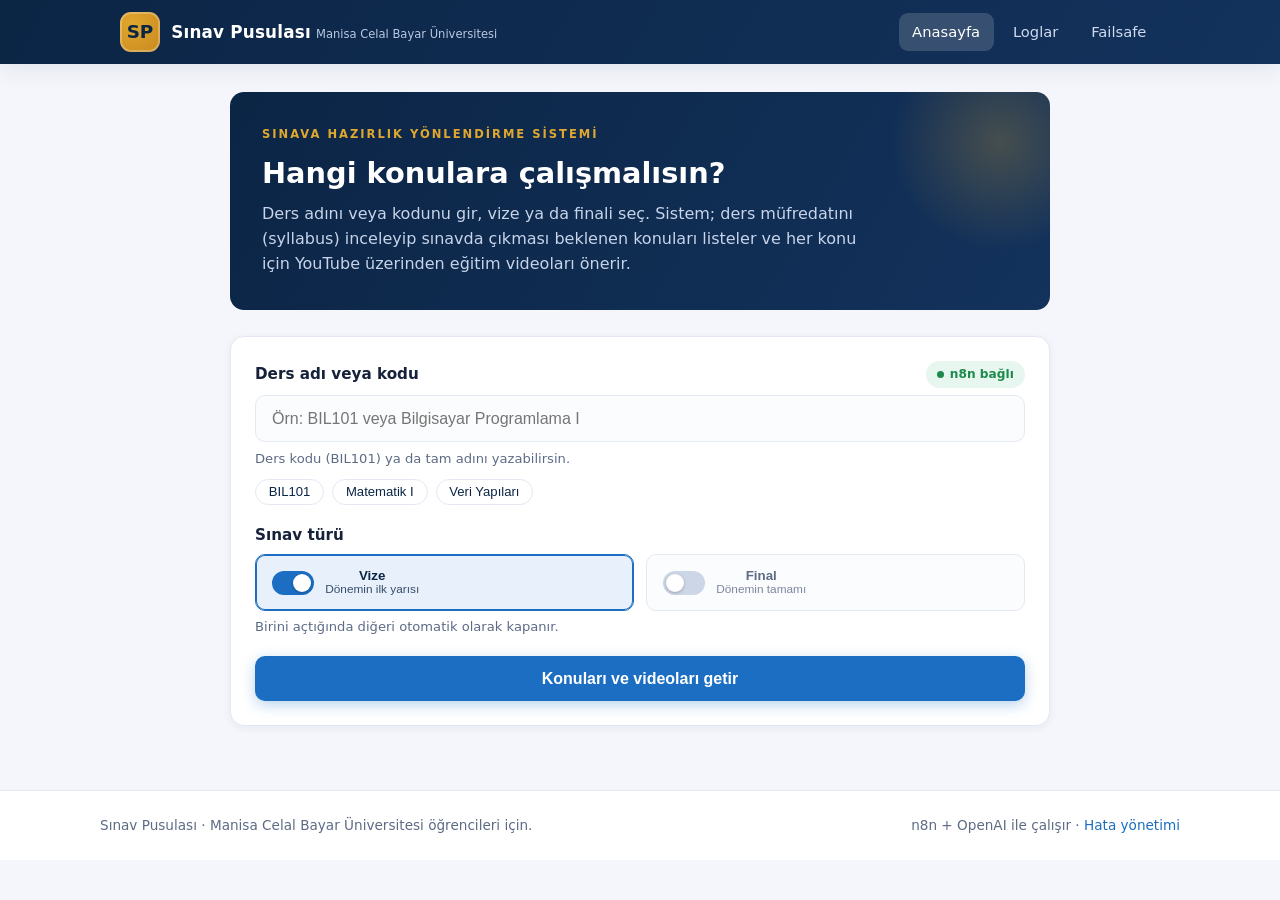
<file: index.html>
<!DOCTYPE html>
<html lang="tr">
<head>
  <meta charset="UTF-8" />
  <meta name="viewport" content="width=device-width, initial-scale=1.0" />
  <title>Sınav Pusulası · MCBÜ Sınava Hazırlık</title>
  <meta name="description" content="Manisa Celal Bayar Üniversitesi öğrencileri için ders bazlı vize/final konu ve eğitim videosu yönlendirme sistemi." />
  <link rel="preconnect" href="https://i.ytimg.com" />
  <link rel="stylesheet" href="css/style.css" />
</head>
<body>
  <!-- ======================= HEADER ======================= -->
  <header class="site-header">
    <nav class="nav">
      <a class="brand" href="index.html">
        <span class="brand-logo">SP</span>
        <span class="brand-text">
          <span class="brand-name">Sınav Pusulası</span>
          <span class="brand-sub">Manisa Celal Bayar Üniversitesi</span>
        </span>
      </a>
      <span class="nav-spacer"></span>
      <button class="nav-toggle" data-nav-toggle aria-label="Menü" aria-expanded="false">☰</button>
      <div class="nav-menu" data-nav-menu>
        <a class="nav-link" data-nav="index.html" href="index.html">Anasayfa</a>
        <a class="nav-link" data-nav="loglar.html" href="loglar.html">Loglar</a>
        <a class="nav-link" data-nav="failsafe.html" href="failsafe.html">Failsafe</a>
      </div>
    </nav>
  </header>

  <!-- ======================= MAIN ======================= -->
  <main class="page page--narrow">
    <section class="hero">
      <div class="eyebrow">Sınava Hazırlık Yönlendirme Sistemi</div>
      <h1>Hangi konulara çalışmalısın?</h1>
      <p>
        Ders adını veya kodunu gir, vize ya da finali seç. Sistem; ders müfredatını (syllabus)
        inceleyip sınavda çıkması beklenen konuları listeler ve her konu için YouTube üzerinden
        eğitim videoları önerir.
      </p>
    </section>

    <section class="card">
      <form id="query-form" novalidate>
        <!-- Ders adı / kodu -->
        <div class="field">
          <label class="field-label" for="course-input">
            <span>Ders adı veya kodu</span>
            <span id="mode-badge" class="badge"></span>
          </label>
          <input
            class="input" id="course-input" name="course" type="text" autocomplete="off"
            placeholder="Örn: BIL101 veya Bilgisayar Programlama I" />
          <div class="hint">Ders kodu (BIL101) ya da tam adını yazabilirsin.</div>
          <div class="examples" id="examples">
            <button type="button" class="chip">BIL101</button>
            <button type="button" class="chip">Matematik I</button>
            <button type="button" class="chip">Veri Yapıları</button>
          </div>
        </div>

        <!-- Vize / Final toggle -->
        <div class="field">
          <label class="field-label"><span>Sınav türü</span></label>
          <div class="toggle-group" role="group" aria-label="Sınav türü seçimi">
            <button type="button" class="exam-toggle is-on" id="toggle-vize" aria-pressed="true">
              <span class="switch" aria-hidden="true"></span>
              <span class="toggle-meta"><span>Vize</span><small>Dönemin ilk yarısı</small></span>
            </button>
            <button type="button" class="exam-toggle" id="toggle-final" aria-pressed="false">
              <span class="switch" aria-hidden="true"></span>
              <span class="toggle-meta"><span>Final</span><small>Dönemin tamamı</small></span>
            </button>
          </div>
          <div class="hint">Birini açtığında diğeri otomatik olarak kapanır.</div>
        </div>

        <button type="submit" class="btn btn--primary btn--block" id="submit-btn">
          <span class="btn-label">Konuları ve videoları getir</span>
        </button>
      </form>

      <div id="status-box" class="status" hidden></div>
    </section>

    <!-- Sonuçlar -->
    <section id="results" class="results" hidden></section>
  </main>

  <!-- ======================= FOOTER ======================= -->
  <footer class="site-footer">
    <div class="footer-inner">
      <span>Sınav Pusulası · Manisa Celal Bayar Üniversitesi öğrencileri için.</span>
      <span>n8n + OpenAI ile çalışır · <a href="failsafe.html">Hata yönetimi</a></span>
    </div>
  </footer>

  <script src="js/config.js"></script>
  <script src="js/common.js"></script>
  <script src="js/demo-data.js"></script>
  <script src="js/app.js"></script>
  <script>
    // Örnek "chip" tıklamaları input'u doldursun
    document.getElementById("examples").addEventListener("click", (e) => {
      if (e.target.classList.contains("chip")) {
        const inp = document.getElementById("course-input");
        inp.value = e.target.textContent;
        inp.focus();
      }
    });
  </script>
</body>
</html>
</file>
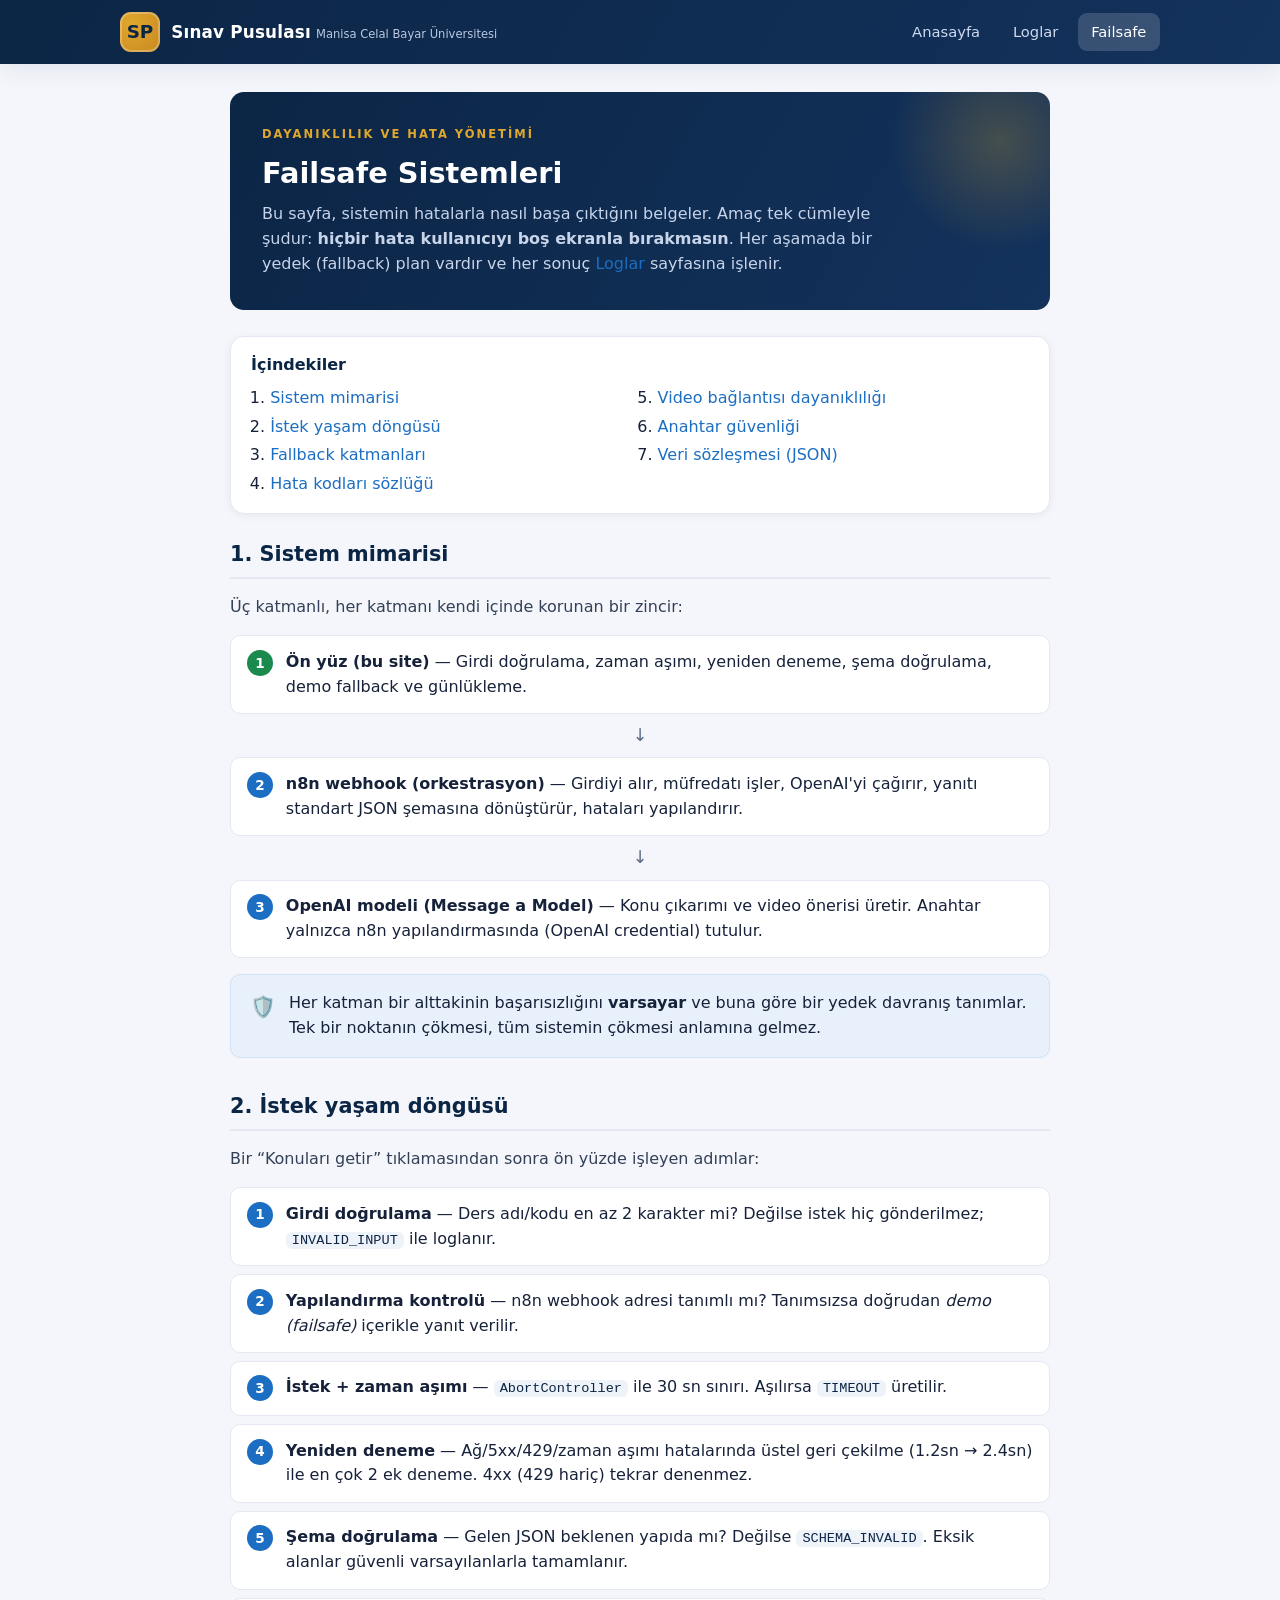
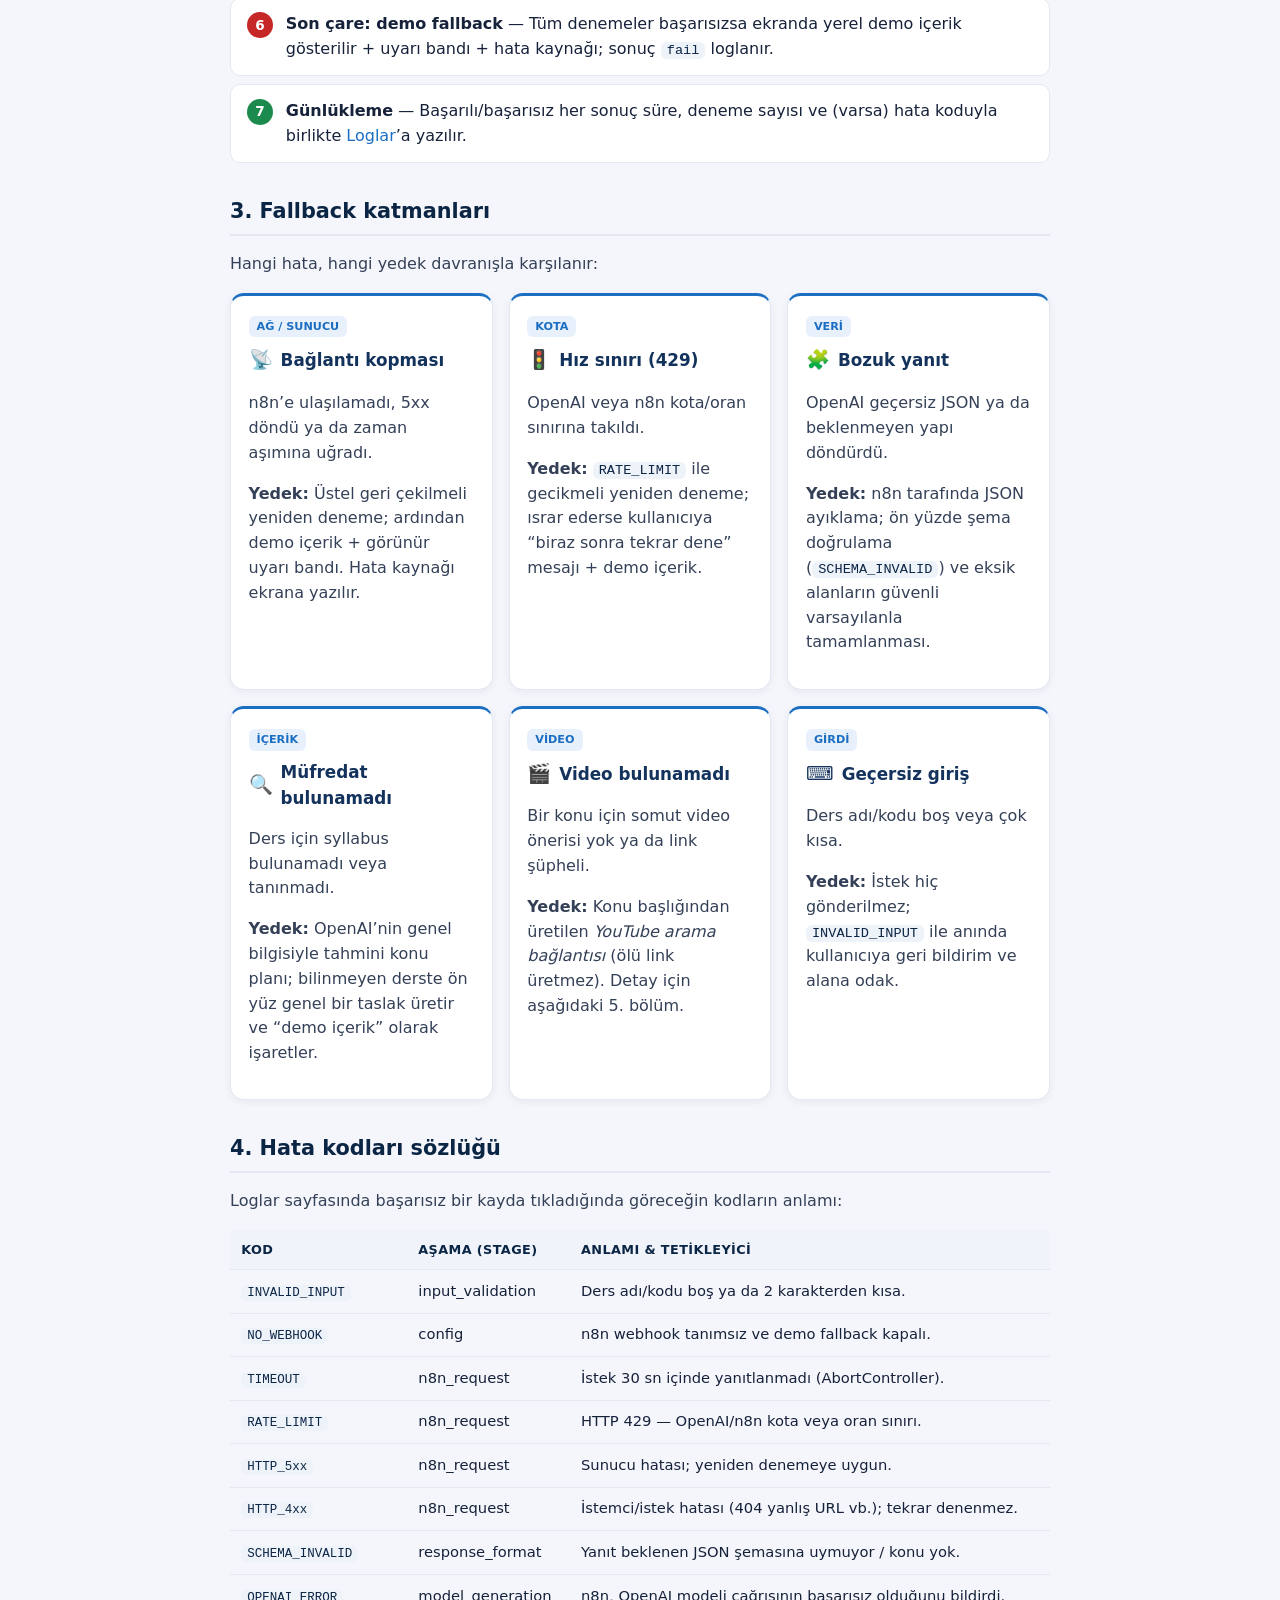
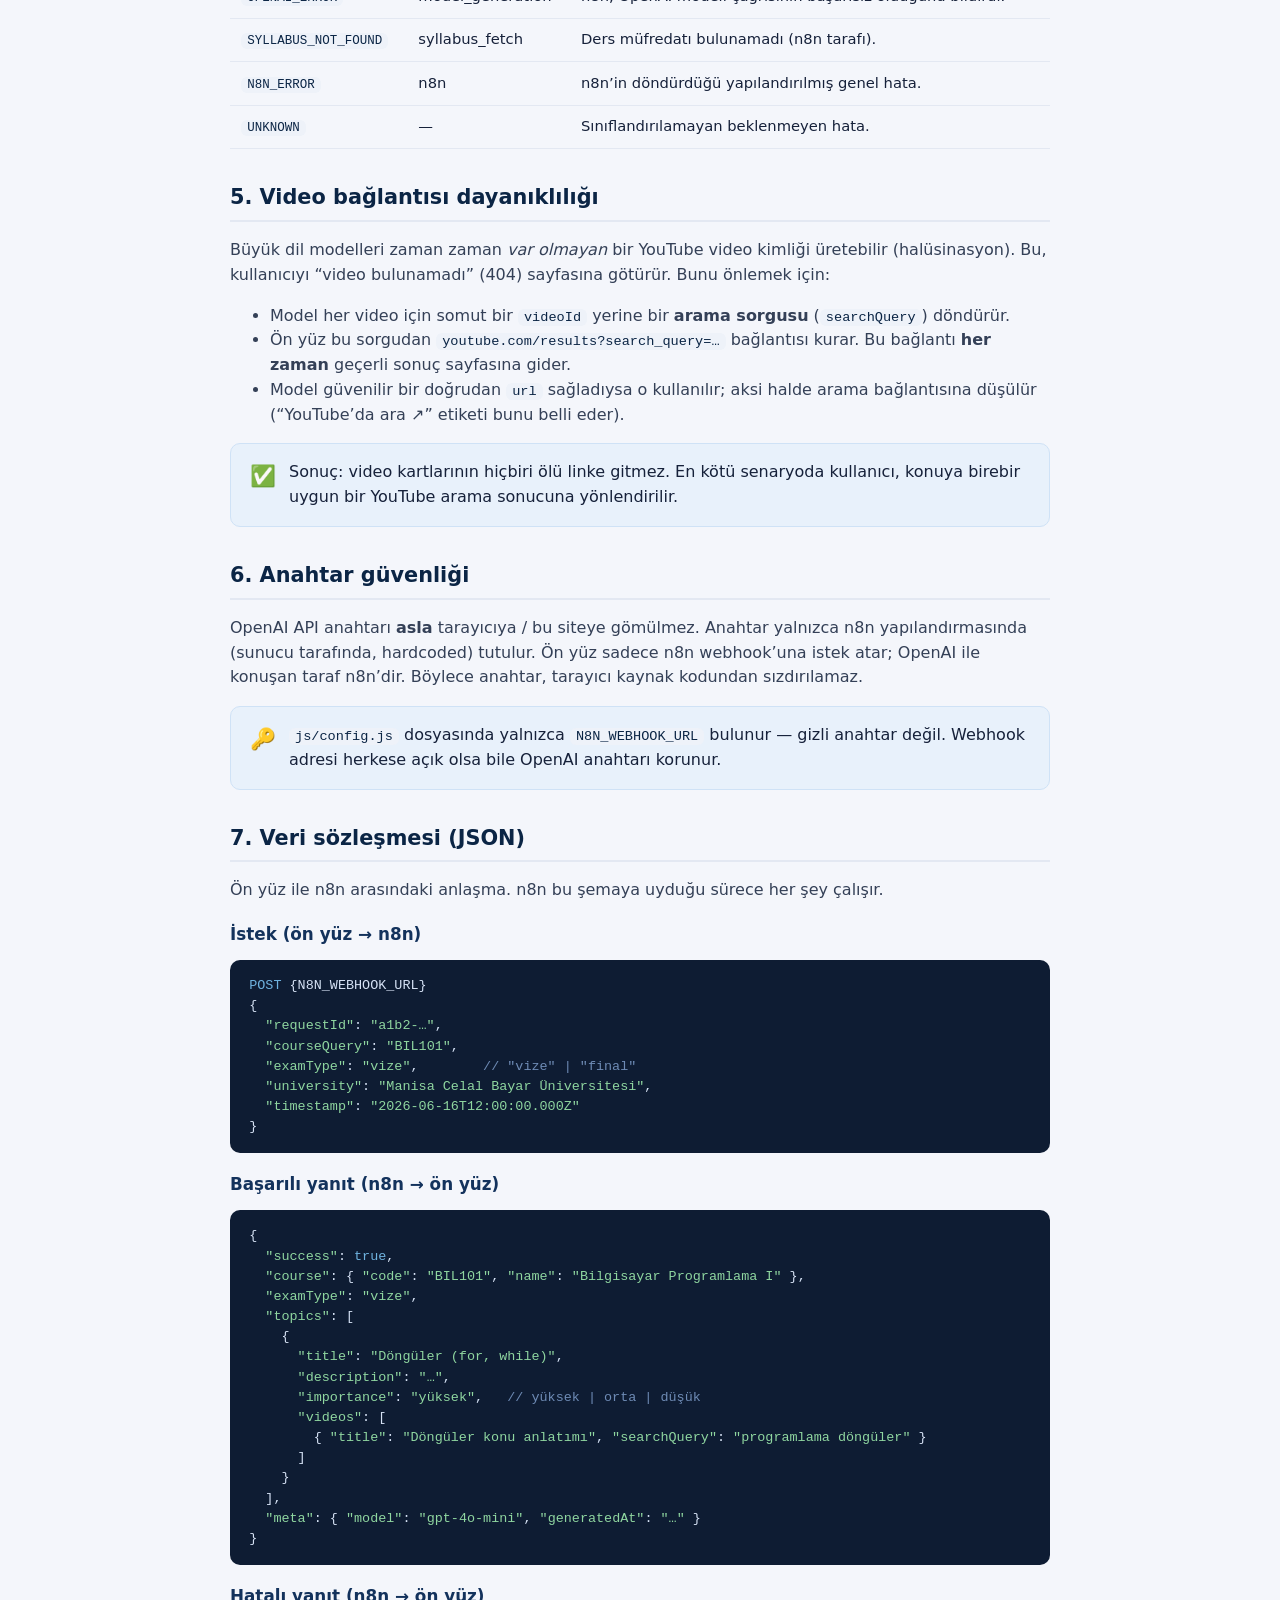
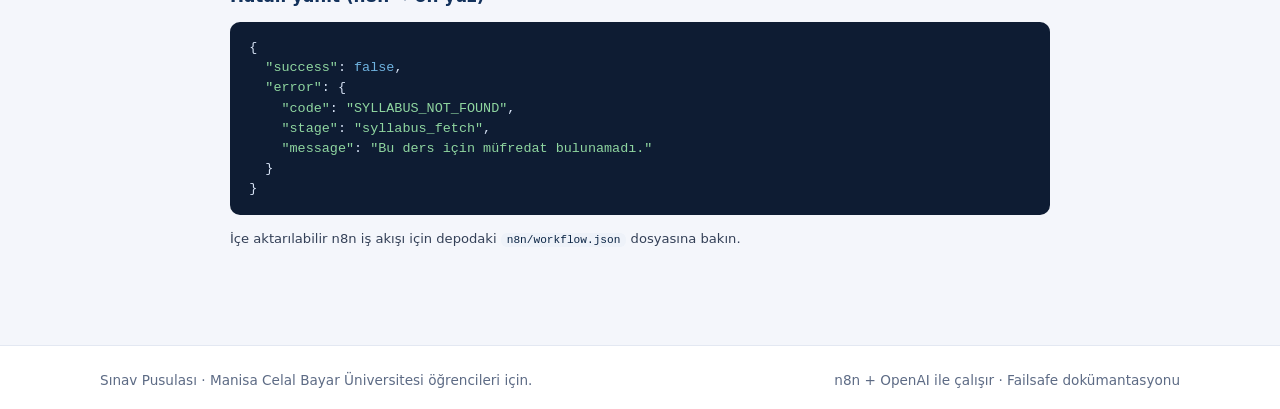
<file: failsafe.html>
<!DOCTYPE html>
<html lang="tr">
<head>
  <meta charset="UTF-8" />
  <meta name="viewport" content="width=device-width, initial-scale=1.0" />
  <title>Failsafe · Hata Yönetimi · Sınav Pusulası</title>
  <meta name="description" content="Sistemin hatalarla nasıl başa çıktığı: fallback sistemleri, hata kodları ve dayanıklılık akışı." />
  <link rel="stylesheet" href="css/style.css" />
</head>
<body>
  <header class="site-header">
    <nav class="nav">
      <a class="brand" href="index.html">
        <span class="brand-logo">SP</span>
        <span class="brand-text">
          <span class="brand-name">Sınav Pusulası</span>
          <span class="brand-sub">Manisa Celal Bayar Üniversitesi</span>
        </span>
      </a>
      <span class="nav-spacer"></span>
      <button class="nav-toggle" data-nav-toggle aria-label="Menü" aria-expanded="false">☰</button>
      <div class="nav-menu" data-nav-menu>
        <a class="nav-link" data-nav="index.html" href="index.html">Anasayfa</a>
        <a class="nav-link" data-nav="loglar.html" href="loglar.html">Loglar</a>
        <a class="nav-link" data-nav="failsafe.html" href="failsafe.html">Failsafe</a>
      </div>
    </nav>
  </header>

  <main class="page page--narrow">
    <section class="hero">
      <div class="eyebrow">Dayanıklılık ve Hata Yönetimi</div>
      <h1>Failsafe Sistemleri</h1>
      <p>
        Bu sayfa, sistemin hatalarla nasıl başa çıktığını belgeler. Amaç tek cümleyle şudur:
        <strong>hiçbir hata kullanıcıyı boş ekranla bırakmasın</strong>. Her aşamada bir yedek
        (fallback) plan vardır ve her sonuç <a href="loglar.html">Loglar</a> sayfasına işlenir.
      </p>
    </section>

    <nav class="toc" aria-label="İçindekiler">
      <strong>İçindekiler</strong>
      <ol>
        <li><a href="#mimari">Sistem mimarisi</a></li>
        <li><a href="#akis">İstek yaşam döngüsü</a></li>
        <li><a href="#katmanlar">Fallback katmanları</a></li>
        <li><a href="#kodlar">Hata kodları sözlüğü</a></li>
        <li><a href="#video">Video bağlantısı dayanıklılığı</a></li>
        <li><a href="#gizlilik">Anahtar güvenliği</a></li>
        <li><a href="#sozlesme">Veri sözleşmesi (JSON)</a></li>
      </ol>
    </nav>

    <!-- ============ MİMARİ ============ -->
    <section class="doc-section" id="mimari">
      <h2>1. Sistem mimarisi</h2>
      <p>Üç katmanlı, her katmanı kendi içinde korunan bir zincir:</p>
      <div class="flow">
        <div class="flow-step is-ok"><span class="flow-num">1</span>
          <div><strong>Ön yüz (bu site)</strong> — Girdi doğrulama, zaman aşımı, yeniden deneme,
          şema doğrulama, demo fallback ve günlükleme.</div></div>
        <div class="flow-arrow">↓</div>
        <div class="flow-step"><span class="flow-num">2</span>
          <div><strong>n8n webhook (orkestrasyon)</strong> — Girdiyi alır, müfredatı işler,
          OpenAI'yi çağırır, yanıtı standart JSON şemasına dönüştürür, hataları yapılandırır.</div></div>
        <div class="flow-arrow">↓</div>
        <div class="flow-step"><span class="flow-num">3</span>
          <div><strong>OpenAI modeli (Message a Model)</strong> — Konu çıkarımı ve video
          önerisi üretir. Anahtar yalnızca n8n yapılandırmasında (OpenAI credential) tutulur.</div></div>
      </div>
      <div class="callout">
        <span class="ic">🛡️</span>
        <div>Her katman bir alttakinin başarısızlığını <strong>varsayar</strong> ve buna göre bir
        yedek davranış tanımlar. Tek bir noktanın çökmesi, tüm sistemin çökmesi anlamına gelmez.</div>
      </div>
    </section>

    <!-- ============ AKIŞ ============ -->
    <section class="doc-section" id="akis">
      <h2>2. İstek yaşam döngüsü</h2>
      <p>Bir “Konuları getir” tıklamasından sonra ön yüzde işleyen adımlar:</p>
      <div class="flow">
        <div class="flow-step"><span class="flow-num">1</span><div>
          <strong>Girdi doğrulama</strong> — Ders adı/kodu en az 2 karakter mi?
          Değilse istek hiç gönderilmez; <code>INVALID_INPUT</code> ile loglanır.</div></div>
        <div class="flow-step"><span class="flow-num">2</span><div>
          <strong>Yapılandırma kontrolü</strong> — n8n webhook adresi tanımlı mı?
          Tanımsızsa doğrudan <em>demo (failsafe)</em> içerikle yanıt verilir.</div></div>
        <div class="flow-step"><span class="flow-num">3</span><div>
          <strong>İstek + zaman aşımı</strong> — <code>AbortController</code> ile 30 sn sınırı.
          Aşılırsa <code>TIMEOUT</code> üretilir.</div></div>
        <div class="flow-step"><span class="flow-num">4</span><div>
          <strong>Yeniden deneme</strong> — Ağ/5xx/429/zaman aşımı hatalarında üstel geri çekilme
          (1.2sn → 2.4sn) ile en çok 2 ek deneme. 4xx (429 hariç) tekrar denenmez.</div></div>
        <div class="flow-step"><span class="flow-num">5</span><div>
          <strong>Şema doğrulama</strong> — Gelen JSON beklenen yapıda mı? Değilse
          <code>SCHEMA_INVALID</code>. Eksik alanlar güvenli varsayılanlarla tamamlanır.</div></div>
        <div class="flow-step is-fail"><span class="flow-num">6</span><div>
          <strong>Son çare: demo fallback</strong> — Tüm denemeler başarısızsa ekranda
          yerel demo içerik gösterilir + uyarı bandı + hata kaynağı; sonuç <code>fail</code> loglanır.</div></div>
        <div class="flow-step is-ok"><span class="flow-num">7</span><div>
          <strong>Günlükleme</strong> — Başarılı/başarısız her sonuç süre, deneme sayısı ve
          (varsa) hata koduyla birlikte <a href="loglar.html">Loglar</a>’a yazılır.</div></div>
      </div>
    </section>

    <!-- ============ KATMANLAR ============ -->
    <section class="doc-section" id="katmanlar">
      <h2>3. Fallback katmanları</h2>
      <p>Hangi hata, hangi yedek davranışla karşılanır:</p>
      <div class="fallback-grid">
        <div class="fallback-item">
          <span class="label">AĞ / SUNUCU</span>
          <h3><span class="fail-icon">📡</span> Bağlantı kopması</h3>
          <p>n8n’e ulaşılamadı, 5xx döndü ya da zaman aşımına uğradı.</p>
          <p><strong>Yedek:</strong> Üstel geri çekilmeli yeniden deneme; ardından demo içerik +
          görünür uyarı bandı. Hata kaynağı ekrana yazılır.</p>
        </div>
        <div class="fallback-item">
          <span class="label">KOTA</span>
          <h3><span class="fail-icon">🚦</span> Hız sınırı (429)</h3>
          <p>OpenAI veya n8n kota/oran sınırına takıldı.</p>
          <p><strong>Yedek:</strong> <code>RATE_LIMIT</code> ile gecikmeli yeniden deneme; ısrar
          ederse kullanıcıya “biraz sonra tekrar dene” mesajı + demo içerik.</p>
        </div>
        <div class="fallback-item">
          <span class="label">VERİ</span>
          <h3><span class="fail-icon">🧩</span> Bozuk yanıt</h3>
          <p>OpenAI geçersiz JSON ya da beklenmeyen yapı döndürdü.</p>
          <p><strong>Yedek:</strong> n8n tarafında JSON ayıklama; ön yüzde şema doğrulama
          (<code>SCHEMA_INVALID</code>) ve eksik alanların güvenli varsayılanla tamamlanması.</p>
        </div>
        <div class="fallback-item">
          <span class="label">İÇERİK</span>
          <h3><span class="fail-icon">🔍</span> Müfredat bulunamadı</h3>
          <p>Ders için syllabus bulunamadı veya tanınmadı.</p>
          <p><strong>Yedek:</strong> OpenAI’nin genel bilgisiyle tahmini konu planı; bilinmeyen
          derste ön yüz genel bir taslak üretir ve “demo içerik” olarak işaretler.</p>
        </div>
        <div class="fallback-item">
          <span class="label">VİDEO</span>
          <h3><span class="fail-icon">🎬</span> Video bulunamadı</h3>
          <p>Bir konu için somut video önerisi yok ya da link şüpheli.</p>
          <p><strong>Yedek:</strong> Konu başlığından üretilen <em>YouTube arama bağlantısı</em>
          (ölü link üretmez). Detay için aşağıdaki 5. bölüm.</p>
        </div>
        <div class="fallback-item">
          <span class="label">GİRDİ</span>
          <h3><span class="fail-icon">⌨️</span> Geçersiz giriş</h3>
          <p>Ders adı/kodu boş veya çok kısa.</p>
          <p><strong>Yedek:</strong> İstek hiç gönderilmez; <code>INVALID_INPUT</code> ile anında
          kullanıcıya geri bildirim ve alana odak.</p>
        </div>
      </div>
    </section>

    <!-- ============ HATA KODLARI ============ -->
    <section class="doc-section" id="kodlar">
      <h2>4. Hata kodları sözlüğü</h2>
      <p>Loglar sayfasında başarısız bir kayda tıkladığında göreceğin kodların anlamı:</p>
      <table class="tbl">
        <thead><tr><th>Kod</th><th>Aşama (stage)</th><th>Anlamı &amp; tetikleyici</th></tr></thead>
        <tbody>
          <tr><td><code>INVALID_INPUT</code></td><td>input_validation</td><td>Ders adı/kodu boş ya da 2 karakterden kısa.</td></tr>
          <tr><td><code>NO_WEBHOOK</code></td><td>config</td><td>n8n webhook tanımsız ve demo fallback kapalı.</td></tr>
          <tr><td><code>TIMEOUT</code></td><td>n8n_request</td><td>İstek 30 sn içinde yanıtlanmadı (AbortController).</td></tr>
          <tr><td><code>RATE_LIMIT</code></td><td>n8n_request</td><td>HTTP 429 — OpenAI/n8n kota veya oran sınırı.</td></tr>
          <tr><td><code>HTTP_5xx</code></td><td>n8n_request</td><td>Sunucu hatası; yeniden denemeye uygun.</td></tr>
          <tr><td><code>HTTP_4xx</code></td><td>n8n_request</td><td>İstemci/istek hatası (404 yanlış URL vb.); tekrar denenmez.</td></tr>
          <tr><td><code>SCHEMA_INVALID</code></td><td>response_format</td><td>Yanıt beklenen JSON şemasına uymuyor / konu yok.</td></tr>
          <tr><td><code>OPENAI_ERROR</code></td><td>model_generation</td><td>n8n, OpenAI modeli çağrısının başarısız olduğunu bildirdi.</td></tr>
          <tr><td><code>SYLLABUS_NOT_FOUND</code></td><td>syllabus_fetch</td><td>Ders müfredatı bulunamadı (n8n tarafı).</td></tr>
          <tr><td><code>N8N_ERROR</code></td><td>n8n</td><td>n8n’in döndürdüğü yapılandırılmış genel hata.</td></tr>
          <tr><td><code>UNKNOWN</code></td><td>—</td><td>Sınıflandırılamayan beklenmeyen hata.</td></tr>
        </tbody>
      </table>
    </section>

    <!-- ============ VİDEO ============ -->
    <section class="doc-section" id="video">
      <h2>5. Video bağlantısı dayanıklılığı</h2>
      <p>
        Büyük dil modelleri zaman zaman <em>var olmayan</em> bir YouTube video kimliği üretebilir
        (halüsinasyon). Bu, kullanıcıyı “video bulunamadı” (404) sayfasına götürür. Bunu önlemek için:
      </p>
      <ul>
        <li>Model her video için somut bir <code>videoId</code> yerine bir <strong>arama sorgusu</strong>
          (<code>searchQuery</code>) döndürür.</li>
        <li>Ön yüz bu sorgudan <code>youtube.com/results?search_query=…</code> bağlantısı kurar.
          Bu bağlantı <strong>her zaman</strong> geçerli sonuç sayfasına gider.</li>
        <li>Model güvenilir bir doğrudan <code>url</code> sağladıysa o kullanılır; aksi halde
          arama bağlantısına düşülür (“YouTube’da ara ↗” etiketi bunu belli eder).</li>
      </ul>
      <div class="callout"><span class="ic">✅</span>
        <div>Sonuç: video kartlarının hiçbiri ölü linke gitmez. En kötü senaryoda kullanıcı,
        konuya birebir uygun bir YouTube arama sonucuna yönlendirilir.</div>
      </div>
    </section>

    <!-- ============ GİZLİLİK ============ -->
    <section class="doc-section" id="gizlilik">
      <h2>6. Anahtar güvenliği</h2>
      <p>
        OpenAI API anahtarı <strong>asla</strong> tarayıcıya / bu siteye gömülmez. Anahtar yalnızca
        n8n yapılandırmasında (sunucu tarafında, hardcoded) tutulur. Ön yüz sadece n8n webhook’una
        istek atar; OpenAI ile konuşan taraf n8n’dir. Böylece anahtar, tarayıcı kaynak kodundan
        sızdırılamaz.
      </p>
      <div class="callout"><span class="ic">🔑</span>
        <div><code>js/config.js</code> dosyasında yalnızca <code>N8N_WEBHOOK_URL</code> bulunur —
        gizli anahtar değil. Webhook adresi herkese açık olsa bile OpenAI anahtarı korunur.</div>
      </div>
    </section>

    <!-- ============ SÖZLEŞME ============ -->
    <section class="doc-section" id="sozlesme">
      <h2>7. Veri sözleşmesi (JSON)</h2>
      <p>Ön yüz ile n8n arasındaki anlaşma. n8n bu şemaya uyduğu sürece her şey çalışır.</p>

      <h3>İstek (ön yüz → n8n)</h3>
      <pre class="code"><span class="k">POST</span> {N8N_WEBHOOK_URL}
{
  <span class="s">"requestId"</span>: <span class="s">"a1b2-…"</span>,
  <span class="s">"courseQuery"</span>: <span class="s">"BIL101"</span>,
  <span class="s">"examType"</span>: <span class="s">"vize"</span>,        <span class="c">// "vize" | "final"</span>
  <span class="s">"university"</span>: <span class="s">"Manisa Celal Bayar Üniversitesi"</span>,
  <span class="s">"timestamp"</span>: <span class="s">"2026-06-16T12:00:00.000Z"</span>
}</pre>

      <h3>Başarılı yanıt (n8n → ön yüz)</h3>
      <pre class="code">{
  <span class="s">"success"</span>: <span class="k">true</span>,
  <span class="s">"course"</span>: { <span class="s">"code"</span>: <span class="s">"BIL101"</span>, <span class="s">"name"</span>: <span class="s">"Bilgisayar Programlama I"</span> },
  <span class="s">"examType"</span>: <span class="s">"vize"</span>,
  <span class="s">"topics"</span>: [
    {
      <span class="s">"title"</span>: <span class="s">"Döngüler (for, while)"</span>,
      <span class="s">"description"</span>: <span class="s">"…"</span>,
      <span class="s">"importance"</span>: <span class="s">"yüksek"</span>,   <span class="c">// yüksek | orta | düşük</span>
      <span class="s">"videos"</span>: [
        { <span class="s">"title"</span>: <span class="s">"Döngüler konu anlatımı"</span>, <span class="s">"searchQuery"</span>: <span class="s">"programlama döngüler"</span> }
      ]
    }
  ],
  <span class="s">"meta"</span>: { <span class="s">"model"</span>: <span class="s">"gpt-4o-mini"</span>, <span class="s">"generatedAt"</span>: <span class="s">"…"</span> }
}</pre>

      <h3>Hatalı yanıt (n8n → ön yüz)</h3>
      <pre class="code">{
  <span class="s">"success"</span>: <span class="k">false</span>,
  <span class="s">"error"</span>: {
    <span class="s">"code"</span>: <span class="s">"SYLLABUS_NOT_FOUND"</span>,
    <span class="s">"stage"</span>: <span class="s">"syllabus_fetch"</span>,
    <span class="s">"message"</span>: <span class="s">"Bu ders için müfredat bulunamadı."</span>
  }
}</pre>
      <p class="hint">
        İçe aktarılabilir n8n iş akışı için depodaki <code>n8n/workflow.json</code> dosyasına bakın.
      </p>
    </section>
  </main>

  <footer class="site-footer">
    <div class="footer-inner">
      <span>Sınav Pusulası · Manisa Celal Bayar Üniversitesi öğrencileri için.</span>
      <span>n8n + OpenAI ile çalışır · Failsafe dokümantasyonu</span>
    </div>
  </footer>

  <script src="js/config.js"></script>
  <script src="js/common.js"></script>
</body>
</html>
</file>
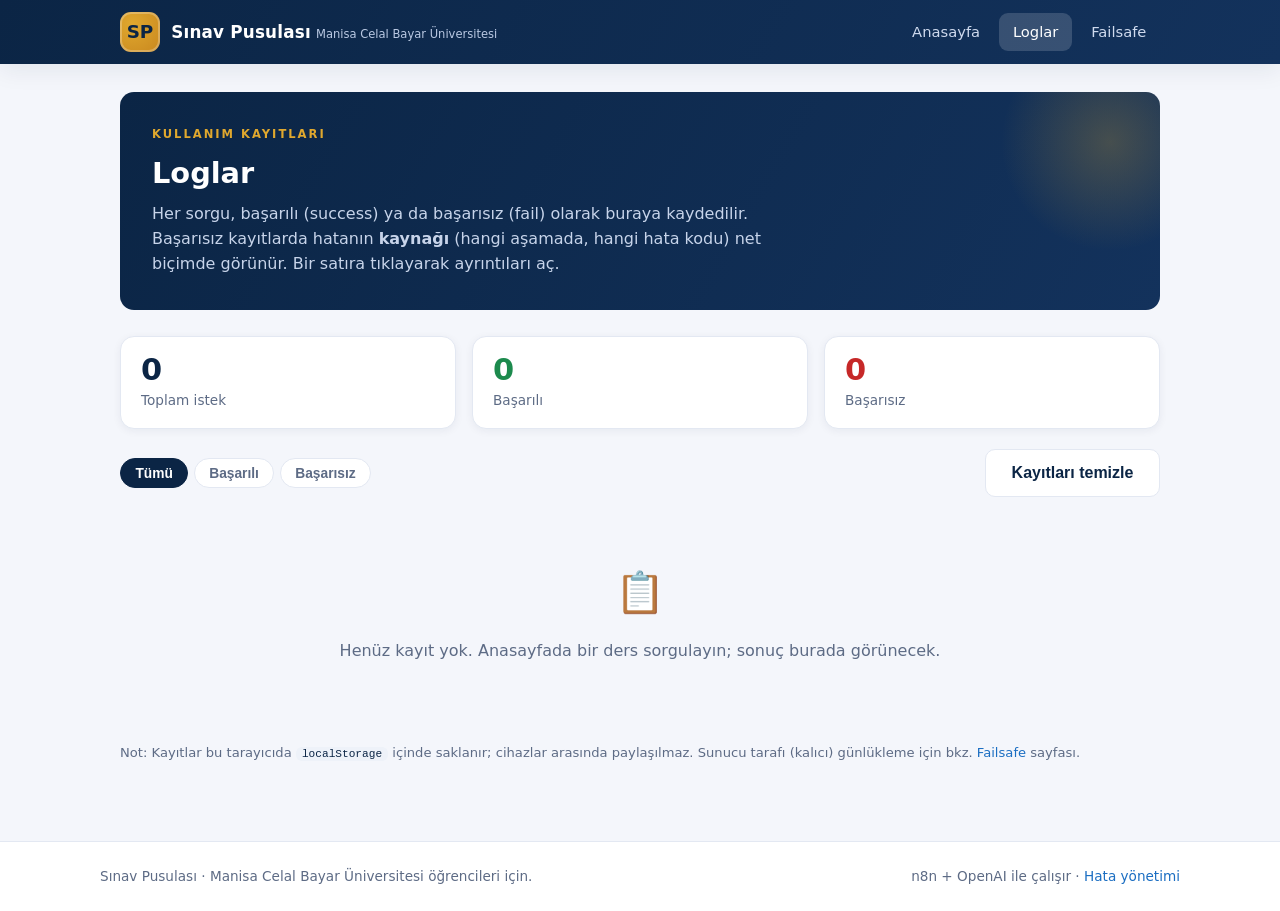
<file: loglar.html>
<!DOCTYPE html>
<html lang="tr">
<head>
  <meta charset="UTF-8" />
  <meta name="viewport" content="width=device-width, initial-scale=1.0" />
  <title>Loglar · Sınav Pusulası</title>
  <meta name="description" content="Uygulama kullanımı sonucu oluşan başarılı ve başarısız çıktıların kaydı." />
  <link rel="stylesheet" href="css/style.css" />
</head>
<body>
  <header class="site-header">
    <nav class="nav">
      <a class="brand" href="index.html">
        <span class="brand-logo">SP</span>
        <span class="brand-text">
          <span class="brand-name">Sınav Pusulası</span>
          <span class="brand-sub">Manisa Celal Bayar Üniversitesi</span>
        </span>
      </a>
      <span class="nav-spacer"></span>
      <button class="nav-toggle" data-nav-toggle aria-label="Menü" aria-expanded="false">☰</button>
      <div class="nav-menu" data-nav-menu>
        <a class="nav-link" data-nav="index.html" href="index.html">Anasayfa</a>
        <a class="nav-link" data-nav="loglar.html" href="loglar.html">Loglar</a>
        <a class="nav-link" data-nav="failsafe.html" href="failsafe.html">Failsafe</a>
      </div>
    </nav>
  </header>

  <main class="page">
    <section class="hero">
      <div class="eyebrow">Kullanım Kayıtları</div>
      <h1>Loglar</h1>
      <p>
        Her sorgu, başarılı (success) ya da başarısız (fail) olarak buraya kaydedilir.
        Başarısız kayıtlarda hatanın <strong>kaynağı</strong> (hangi aşamada, hangi hata kodu)
        net biçimde görünür. Bir satıra tıklayarak ayrıntıları aç.
      </p>
    </section>

    <!-- Özet sayılar -->
    <div class="stats">
      <div class="stat stat--total"><div class="num" id="stat-total">0</div><div class="lbl">Toplam istek</div></div>
      <div class="stat stat--ok"><div class="num" id="stat-success">0</div><div class="lbl">Başarılı</div></div>
      <div class="stat stat--fail"><div class="num" id="stat-fail">0</div><div class="lbl">Başarısız</div></div>
    </div>

    <!-- Araç çubuğu -->
    <div class="toolbar">
      <div class="filters">
        <button class="filter-btn is-active" data-filter="all">Tümü</button>
        <button class="filter-btn" data-filter="success">Başarılı</button>
        <button class="filter-btn" data-filter="fail">Başarısız</button>
      </div>
      <span class="toolbar-spacer"></span>
      <button class="btn btn--ghost" id="clear-logs">Kayıtları temizle</button>
    </div>

    <!-- Liste -->
    <div class="log-list" id="log-list"></div>

    <p class="hint" style="margin-top:1rem">
      Not: Kayıtlar bu tarayıcıda <code>localStorage</code> içinde saklanır; cihazlar arasında paylaşılmaz.
      Sunucu tarafı (kalıcı) günlükleme için bkz. <a href="failsafe.html">Failsafe</a> sayfası.
    </p>
  </main>

  <footer class="site-footer">
    <div class="footer-inner">
      <span>Sınav Pusulası · Manisa Celal Bayar Üniversitesi öğrencileri için.</span>
      <span>n8n + OpenAI ile çalışır · <a href="failsafe.html">Hata yönetimi</a></span>
    </div>
  </footer>

  <script src="js/config.js"></script>
  <script src="js/common.js"></script>
  <script src="js/logs.js"></script>
</body>
</html>
</file>
<file: css/style.css>
/* =============================================================================
 *  Sınav Pusulası — Stil (style.css)
 *  Manisa Celal Bayar Üniversitesi · akademik mavi tema
 * ========================================================================== */

:root {
  --navy:        #0b2545;
  --navy-2:      #13325c;
  --blue:        #1b6ec2;
  --blue-soft:   #e8f1fb;
  --gold:        #e0a82e;
  --bg:          #f4f6fb;
  --surface:     #ffffff;
  --ink:         #16213a;
  --muted:       #5d6b85;
  --line:        #e3e8f2;
  --success:     #1c8a4d;
  --success-bg:  #e7f6ee;
  --danger:      #c62828;
  --danger-bg:   #fdecec;
  --warn:        #b7791f;
  --warn-bg:     #fdf6e7;
  --shadow:      0 6px 24px rgba(11, 37, 69, 0.08);
  --shadow-sm:   0 2px 8px rgba(11, 37, 69, 0.06);
  --radius:      14px;
  --radius-sm:   10px;
  --maxw:        1080px;
}

* { box-sizing: border-box; }

html { scroll-behavior: smooth; }

body {
  margin: 0;
  font-family: "Inter", "Segoe UI", system-ui, -apple-system, Roboto, Arial, sans-serif;
  background: var(--bg);
  color: var(--ink);
  line-height: 1.55;
  -webkit-font-smoothing: antialiased;
}

a { color: var(--blue); text-decoration: none; }
a:hover { text-decoration: underline; }

.muted { color: var(--muted); }
.small { font-size: 0.86rem; }
code {
  font-family: "JetBrains Mono", ui-monospace, "SF Mono", Menlo, Consolas, monospace;
  background: #eef2f9; padding: 1px 6px; border-radius: 6px; font-size: 0.85em;
  color: var(--navy);
}

/* ---------------------------------------------------------------- header */
.site-header {
  background: linear-gradient(120deg, var(--navy) 0%, var(--navy-2) 100%);
  color: #fff;
  position: sticky; top: 0; z-index: 50;
  box-shadow: var(--shadow);
}
.nav {
  max-width: var(--maxw);
  margin: 0 auto;
  display: flex; align-items: center; gap: 1rem;
  padding: 0.75rem 1.25rem;
}
.brand { display: flex; align-items: center; gap: 0.7rem; color: #fff; }
.brand:hover { text-decoration: none; }
.brand-logo {
  width: 40px; height: 40px; border-radius: 11px;
  background: radial-gradient(circle at 30% 30%, var(--gold), #c9881f);
  display: grid; place-items: center;
  font-weight: 800; color: var(--navy); font-size: 1.15rem;
  box-shadow: inset 0 0 0 2px rgba(255,255,255,0.25);
}
.brand-text { line-height: 1.1; }
.brand-name { font-weight: 700; font-size: 1.05rem; letter-spacing: 0.2px; }
.brand-sub  { font-size: 0.72rem; color: #b9c8e2; }

.nav-spacer { flex: 1; }
.nav-menu { display: flex; gap: 0.35rem; align-items: center; }
.nav-link {
  color: #cdd9 ; color: #cfdaee;
  padding: 0.45rem 0.85rem; border-radius: 9px;
  font-size: 0.92rem; font-weight: 500;
  transition: background 0.15s, color 0.15s;
}
.nav-link:hover { background: rgba(255,255,255,0.10); color: #fff; text-decoration: none; }
.nav-link.is-active { background: rgba(255,255,255,0.16); color: #fff; }

.nav-toggle {
  display: none; background: transparent; border: 0; color: #fff;
  font-size: 1.5rem; cursor: pointer; padding: 0.25rem 0.5rem;
}

/* ---------------------------------------------------------------- layout */
.page { max-width: var(--maxw); margin: 0 auto; padding: 1.75rem 1.25rem 4rem; }
.page--narrow { max-width: 860px; }

.hero {
  background: linear-gradient(120deg, var(--navy) 0%, var(--navy-2) 100%);
  color: #fff; border-radius: var(--radius);
  padding: 2.1rem 2rem; margin-bottom: 1.6rem;
  position: relative; overflow: hidden;
}
.hero::after {
  content: ""; position: absolute; right: -60px; top: -60px;
  width: 220px; height: 220px; border-radius: 50%;
  background: radial-gradient(circle, rgba(224,168,46,0.25), transparent 70%);
}
.hero h1 { margin: 0 0 0.4rem; font-size: 1.8rem; }
.hero p  { margin: 0; color: #c7d4ea; max-width: 60ch; }
.hero .eyebrow {
  text-transform: uppercase; letter-spacing: 2px; font-size: 0.72rem;
  color: var(--gold); font-weight: 700; margin-bottom: 0.5rem;
}

/* ---------------------------------------------------------------- card */
.card {
  background: var(--surface); border: 1px solid var(--line);
  border-radius: var(--radius); box-shadow: var(--shadow-sm);
  padding: 1.5rem;
}
.card + .card { margin-top: 1.25rem; }

/* ---------------------------------------------------------------- form */
.field { margin-bottom: 1.15rem; }
.field-label {
  display: flex; align-items: center; justify-content: space-between;
  font-weight: 600; margin-bottom: 0.45rem; font-size: 0.95rem;
}
.input {
  width: 100%; padding: 0.85rem 1rem; font-size: 1rem;
  border: 1.5px solid var(--line); border-radius: var(--radius-sm);
  background: #fbfcfe; color: var(--ink); transition: border-color 0.15s, box-shadow 0.15s;
}
.input:focus {
  outline: none; border-color: var(--blue);
  box-shadow: 0 0 0 3px rgba(27,110,194,0.15); background: #fff;
}
.hint { font-size: 0.82rem; color: var(--muted); margin-top: 0.4rem; }

/* ---- vize / final toggle (biri açılınca diğeri kapanır) ---- */
.toggle-group { display: flex; gap: 0.75rem; flex-wrap: wrap; }
.exam-toggle {
  flex: 1; min-width: 150px; cursor: pointer;
  display: flex; align-items: center; gap: 0.7rem;
  padding: 0.8rem 1rem; border-radius: var(--radius-sm);
  border: 1.5px solid var(--line); background: #fbfcfe;
  font-weight: 600; color: var(--muted);
  transition: all 0.18s ease;
}
.exam-toggle:hover { border-color: #c5d3ea; }
.exam-toggle .switch {
  width: 42px; height: 24px; border-radius: 999px; background: #cdd6e6;
  position: relative; flex-shrink: 0; transition: background 0.18s;
}
.exam-toggle .switch::after {
  content: ""; position: absolute; top: 3px; left: 3px;
  width: 18px; height: 18px; border-radius: 50%; background: #fff;
  box-shadow: 0 1px 3px rgba(0,0,0,0.25); transition: transform 0.18s;
}
.exam-toggle .toggle-meta { display: flex; flex-direction: column; line-height: 1.15; }
.exam-toggle .toggle-meta small { font-weight: 500; font-size: 0.74rem; color: inherit; opacity: 0.8; }
.exam-toggle.is-on {
  border-color: var(--blue); background: var(--blue-soft); color: var(--navy);
  box-shadow: 0 0 0 1px var(--blue) inset;
}
.exam-toggle.is-on .switch { background: var(--blue); }
.exam-toggle.is-on .switch::after { transform: translateX(18px); }

/* ---------------------------------------------------------------- button */
.btn {
  display: inline-flex; align-items: center; justify-content: center; gap: 0.5rem;
  padding: 0.85rem 1.6rem; border-radius: var(--radius-sm);
  border: 0; font-size: 1rem; font-weight: 600; cursor: pointer;
  transition: transform 0.05s, box-shadow 0.15s, background 0.15s;
}
.btn--primary {
  background: var(--blue); color: #fff; box-shadow: 0 4px 14px rgba(27,110,194,0.3);
}
.btn--primary:hover { background: #1860a8; }
.btn--primary:active { transform: translateY(1px); }
.btn:disabled { opacity: 0.65; cursor: not-allowed; }
.btn--ghost {
  background: #fff; color: var(--navy); border: 1.5px solid var(--line);
}
.btn--ghost:hover { border-color: var(--blue); color: var(--blue); }
.btn--block { width: 100%; }
.btn.is-loading .btn-label { opacity: 0.7; }

/* ---------------------------------------------------------------- badge / tag */
.badge {
  display: inline-flex; align-items: center; gap: 0.35rem;
  padding: 0.25rem 0.7rem; border-radius: 999px;
  font-size: 0.76rem; font-weight: 700;
}
.badge::before { content: ""; width: 7px; height: 7px; border-radius: 50%; background: currentColor; }
.badge--live { background: var(--success-bg); color: var(--success); }
.badge--demo { background: var(--warn-bg); color: var(--warn); }

.tag {
  display: inline-block; padding: 0.12rem 0.55rem; border-radius: 6px;
  font-size: 0.72rem; font-weight: 700; margin-left: 0.4rem; vertical-align: middle;
}
.tag--live { background: var(--blue-soft); color: var(--blue); }
.tag--demo { background: var(--warn-bg); color: var(--warn); }

/* ---------------------------------------------------------------- status box */
.status {
  margin-top: 1.1rem; padding: 0.9rem 1.1rem; border-radius: var(--radius-sm);
  font-size: 0.95rem; border: 1px solid transparent;
}
.status--loading { background: var(--blue-soft); color: var(--navy); border-color: #cfe2f6; }
.status--error   { background: var(--danger-bg); color: var(--danger); border-color: #f5c6c6; }
.status--warn    { background: var(--warn-bg); color: var(--warn); border-color: #f0e0b8; }
.err-meta { margin-top: 0.4rem; font-size: 0.85rem; opacity: 0.9; }

.spinner {
  display: inline-block; width: 15px; height: 15px; vertical-align: -2px;
  border: 2.5px solid rgba(27,110,194,0.3); border-top-color: var(--blue);
  border-radius: 50%; animation: spin 0.7s linear infinite; margin-right: 0.35rem;
}
@keyframes spin { to { transform: rotate(360deg); } }

.note {
  padding: 0.8rem 1rem; border-radius: var(--radius-sm); margin-bottom: 1rem; font-size: 0.92rem;
}
.note--warn { background: var(--warn-bg); color: var(--warn); border: 1px solid #f0e0b8; }

/* ---------------------------------------------------------------- results */
.results { margin-top: 1.5rem; }
.result-head { display: flex; align-items: center; justify-content: space-between; margin-bottom: 1.1rem; }
.result-title { margin: 0; font-size: 1.4rem; color: var(--navy); }
.result-sub { color: var(--muted); font-size: 0.92rem; margin-top: 0.15rem; }

.topics { display: grid; gap: 1rem; }
.topic-card {
  background: var(--surface); border: 1px solid var(--line);
  border-radius: var(--radius); padding: 1.25rem; box-shadow: var(--shadow-sm);
  transition: box-shadow 0.15s, transform 0.15s;
}
.topic-card:hover { box-shadow: var(--shadow); }
.topic-head { display: flex; align-items: center; gap: 0.7rem; margin-bottom: 0.5rem; }
.topic-no {
  width: 28px; height: 28px; flex-shrink: 0; border-radius: 8px;
  background: var(--navy); color: #fff; display: grid; place-items: center;
  font-weight: 700; font-size: 0.9rem;
}
.topic-title { margin: 0; font-size: 1.12rem; color: var(--navy); flex: 1; }
.topic-desc { color: var(--muted); margin: 0 0 0.9rem; font-size: 0.94rem; }

.imp-badge { font-size: 0.72rem; font-weight: 700; padding: 0.18rem 0.6rem; border-radius: 999px; }
.imp--high { background: #fdecec; color: var(--danger); }
.imp--mid  { background: var(--blue-soft); color: var(--blue); }
.imp--low  { background: #eef1f6; color: var(--muted); }

/* video cards */
.video-grid { display: grid; grid-template-columns: repeat(auto-fill, minmax(220px, 1fr)); gap: 0.7rem; }
.video-card {
  display: flex; gap: 0.7rem; align-items: center;
  padding: 0.55rem; border: 1px solid var(--line); border-radius: var(--radius-sm);
  background: #fbfcfe; color: var(--ink); transition: border-color 0.15s, background 0.15s;
}
.video-card:hover { text-decoration: none; border-color: var(--blue); background: #fff; }
.video-thumb {
  width: 64px; height: 48px; border-radius: 8px; object-fit: cover; flex-shrink: 0;
  background: #dde5f1;
}
.video-thumb--ph { display: grid; place-items: center; color: var(--blue); font-size: 1.2rem; }
.video-meta { display: flex; flex-direction: column; min-width: 0; }
.video-title {
  font-weight: 600; font-size: 0.88rem; color: var(--navy);
  display: -webkit-box; -webkit-line-clamp: 2; -webkit-box-orient: vertical; overflow: hidden;
}
.video-channel { font-size: 0.76rem; color: var(--muted); }
.video-link { font-size: 0.76rem; color: var(--blue); font-weight: 600; margin-top: 0.1rem; }

/* ---------------------------------------------------------------- example chips */
.examples { display: flex; gap: 0.5rem; flex-wrap: wrap; margin-top: 0.6rem; }
.chip {
  border: 1px solid var(--line); background: #fff; color: var(--navy);
  padding: 0.3rem 0.8rem; border-radius: 999px; font-size: 0.82rem; cursor: pointer;
  transition: all 0.15s;
}
.chip:hover { border-color: var(--blue); color: var(--blue); }

/* ---------------------------------------------------------------- logs page */
.stats { display: grid; grid-template-columns: repeat(3, 1fr); gap: 1rem; margin-bottom: 1.25rem; }
.stat {
  background: var(--surface); border: 1px solid var(--line); border-radius: var(--radius);
  padding: 1.1rem 1.25rem; box-shadow: var(--shadow-sm);
}
.stat .num { font-size: 1.9rem; font-weight: 800; line-height: 1; }
.stat .lbl { color: var(--muted); font-size: 0.85rem; margin-top: 0.3rem; }
.stat--ok .num { color: var(--success); }
.stat--fail .num { color: var(--danger); }
.stat--total .num { color: var(--navy); }

.toolbar { display: flex; gap: 0.5rem; align-items: center; flex-wrap: wrap; margin-bottom: 1rem; }
.filters { display: flex; gap: 0.35rem; }
.filter-btn {
  border: 1px solid var(--line); background: #fff; color: var(--muted);
  padding: 0.4rem 0.9rem; border-radius: 999px; cursor: pointer; font-size: 0.86rem; font-weight: 600;
}
.filter-btn.is-active { background: var(--navy); color: #fff; border-color: var(--navy); }
.toolbar-spacer { flex: 1; }

.log-list { display: flex; flex-direction: column; gap: 0.6rem; }
.log-row {
  background: var(--surface); border: 1px solid var(--line); border-left-width: 4px;
  border-radius: var(--radius-sm); cursor: pointer; overflow: hidden;
}
.log-row.is-success { border-left-color: var(--success); }
.log-row.is-fail { border-left-color: var(--danger); }
.log-summary {
  display: grid;
  grid-template-columns: 120px 1fr 70px auto 165px 18px;
  align-items: center; gap: 0.75rem; padding: 0.8rem 1rem;
}
.log-status { font-weight: 700; font-size: 0.88rem; }
.is-success .log-status { color: var(--success); }
.is-fail .log-status { color: var(--danger); }
.log-course { font-weight: 600; color: var(--navy); white-space: nowrap; overflow: hidden; text-overflow: ellipsis; }
.log-exam { font-size: 0.8rem; color: var(--muted); }
.log-errcode {
  font-size: 0.72rem; font-weight: 700; color: var(--danger);
  background: var(--danger-bg); padding: 0.1rem 0.5rem; border-radius: 6px; justify-self: start;
}
.log-time { font-size: 0.8rem; color: var(--muted); text-align: right; white-space: nowrap; }
.log-caret { color: var(--muted); transition: transform 0.15s; text-align: center; }
.log-row.is-open .log-caret { transform: rotate(180deg); }

.log-detail {
  display: none; grid-template-columns: repeat(3, 1fr); gap: 0.6rem 1.5rem;
  padding: 0.5rem 1rem 1rem; border-top: 1px solid var(--line); background: #fbfcfe;
}
.log-row.is-open .log-detail { display: grid; }
.log-detail--err { grid-template-columns: repeat(3, 1fr); }
.log-detail .k { display: block; font-size: 0.74rem; color: var(--muted); text-transform: uppercase; letter-spacing: 0.4px; }
.log-detail .v { font-size: 0.9rem; color: var(--ink); }
.log-detail .wide { grid-column: 1 / -1; }

.empty { text-align: center; padding: 3rem 1rem; color: var(--muted); }
.empty-icon { font-size: 2.5rem; margin-bottom: 0.5rem; }

/* ---------------------------------------------------------------- docs (failsafe page) */
.toc {
  background: var(--surface); border: 1px solid var(--line); border-radius: var(--radius);
  padding: 1rem 1.25rem; margin-bottom: 1.5rem; box-shadow: var(--shadow-sm);
}
.toc strong { display: block; margin-bottom: 0.5rem; color: var(--navy); }
.toc ol { margin: 0; padding-left: 1.2rem; columns: 2; }
.toc li { margin-bottom: 0.25rem; }

.doc-section { margin-bottom: 2rem; scroll-margin-top: 80px; }
.doc-section h2 {
  color: var(--navy); font-size: 1.3rem; border-bottom: 2px solid var(--line);
  padding-bottom: 0.4rem; margin-bottom: 0.8rem;
}
.doc-section h3 { color: var(--navy-2); font-size: 1.05rem; margin: 1.1rem 0 0.4rem; }
.doc-section p, .doc-section li { color: #344057; }

.fallback-grid { display: grid; grid-template-columns: repeat(auto-fit, minmax(260px, 1fr)); gap: 1rem; margin-top: 1rem; }
.fallback-item {
  background: var(--surface); border: 1px solid var(--line); border-radius: var(--radius);
  padding: 1.1rem; box-shadow: var(--shadow-sm); border-top: 3px solid var(--blue);
}
.fallback-item h3 { margin-top: 0; display: flex; align-items: center; gap: 0.5rem; }
.fallback-item .fail-icon { font-size: 1.2rem; }
.fallback-item .label {
  display: inline-block; font-size: 0.7rem; font-weight: 700; padding: 0.12rem 0.5rem;
  border-radius: 6px; background: var(--blue-soft); color: var(--blue); margin-bottom: 0.5rem;
}

/* error-code table */
.tbl { width: 100%; border-collapse: collapse; margin-top: 0.8rem; font-size: 0.92rem; }
.tbl th, .tbl td { text-align: left; padding: 0.6rem 0.7rem; border-bottom: 1px solid var(--line); vertical-align: top; }
.tbl th { background: #f0f4fa; color: var(--navy); font-size: 0.8rem; text-transform: uppercase; letter-spacing: 0.4px; }
.tbl tr:hover td { background: #fafbfe; }

/* flow diagram */
.flow { display: flex; flex-direction: column; gap: 0.5rem; margin: 1rem 0; }
.flow-step {
  display: flex; gap: 0.8rem; align-items: flex-start;
  background: var(--surface); border: 1px solid var(--line); border-radius: var(--radius-sm);
  padding: 0.85rem 1rem;
}
.flow-num {
  width: 26px; height: 26px; flex-shrink: 0; border-radius: 50%;
  background: var(--blue); color: #fff; display: grid; place-items: center; font-weight: 700; font-size: 0.85rem;
}
.flow-step.is-fail .flow-num { background: var(--danger); }
.flow-step.is-ok .flow-num { background: var(--success); }
.flow-arrow { text-align: center; color: var(--muted); font-size: 1.1rem; }

pre.code {
  background: #0e1c33; color: #d6e2f5; padding: 1rem 1.2rem; border-radius: var(--radius-sm);
  overflow-x: auto; font-size: 0.84rem; line-height: 1.5;
  font-family: "JetBrains Mono", ui-monospace, Menlo, Consolas, monospace;
}
pre.code .c { color: #6e8bb5; }
pre.code .s { color: #8fd6a0; }
pre.code .k { color: #6fb3e0; }

.callout {
  display: flex; gap: 0.8rem; padding: 1rem 1.2rem; border-radius: var(--radius-sm);
  background: var(--blue-soft); border: 1px solid #cfe2f6; margin: 1rem 0;
}
.callout .ic { font-size: 1.3rem; }

/* ---------------------------------------------------------------- footer */
.site-footer {
  border-top: 1px solid var(--line); background: #fff; color: var(--muted);
  padding: 1.5rem 1.25rem; font-size: 0.85rem;
}
.footer-inner { max-width: var(--maxw); margin: 0 auto; display: flex; justify-content: space-between; gap: 1rem; flex-wrap: wrap; }

/* ---------------------------------------------------------------- responsive */
@media (max-width: 760px) {
  .nav-menu {
    display: none; position: absolute; top: 100%; left: 0; right: 0;
    flex-direction: column; background: var(--navy-2); padding: 0.5rem;
    box-shadow: var(--shadow);
  }
  .nav-menu.is-open { display: flex; }
  .nav-toggle { display: block; }
  .nav { position: relative; }
  .stats { grid-template-columns: 1fr; }
  .log-summary { grid-template-columns: 1fr auto; grid-auto-rows: auto; gap: 0.3rem 0.75rem; }
  .log-time, .log-caret { display: none; }
  .log-detail, .log-row.is-open .log-detail { grid-template-columns: 1fr; }
  .toc ol { columns: 1; }
  .hero h1 { font-size: 1.45rem; }
}
</file>
